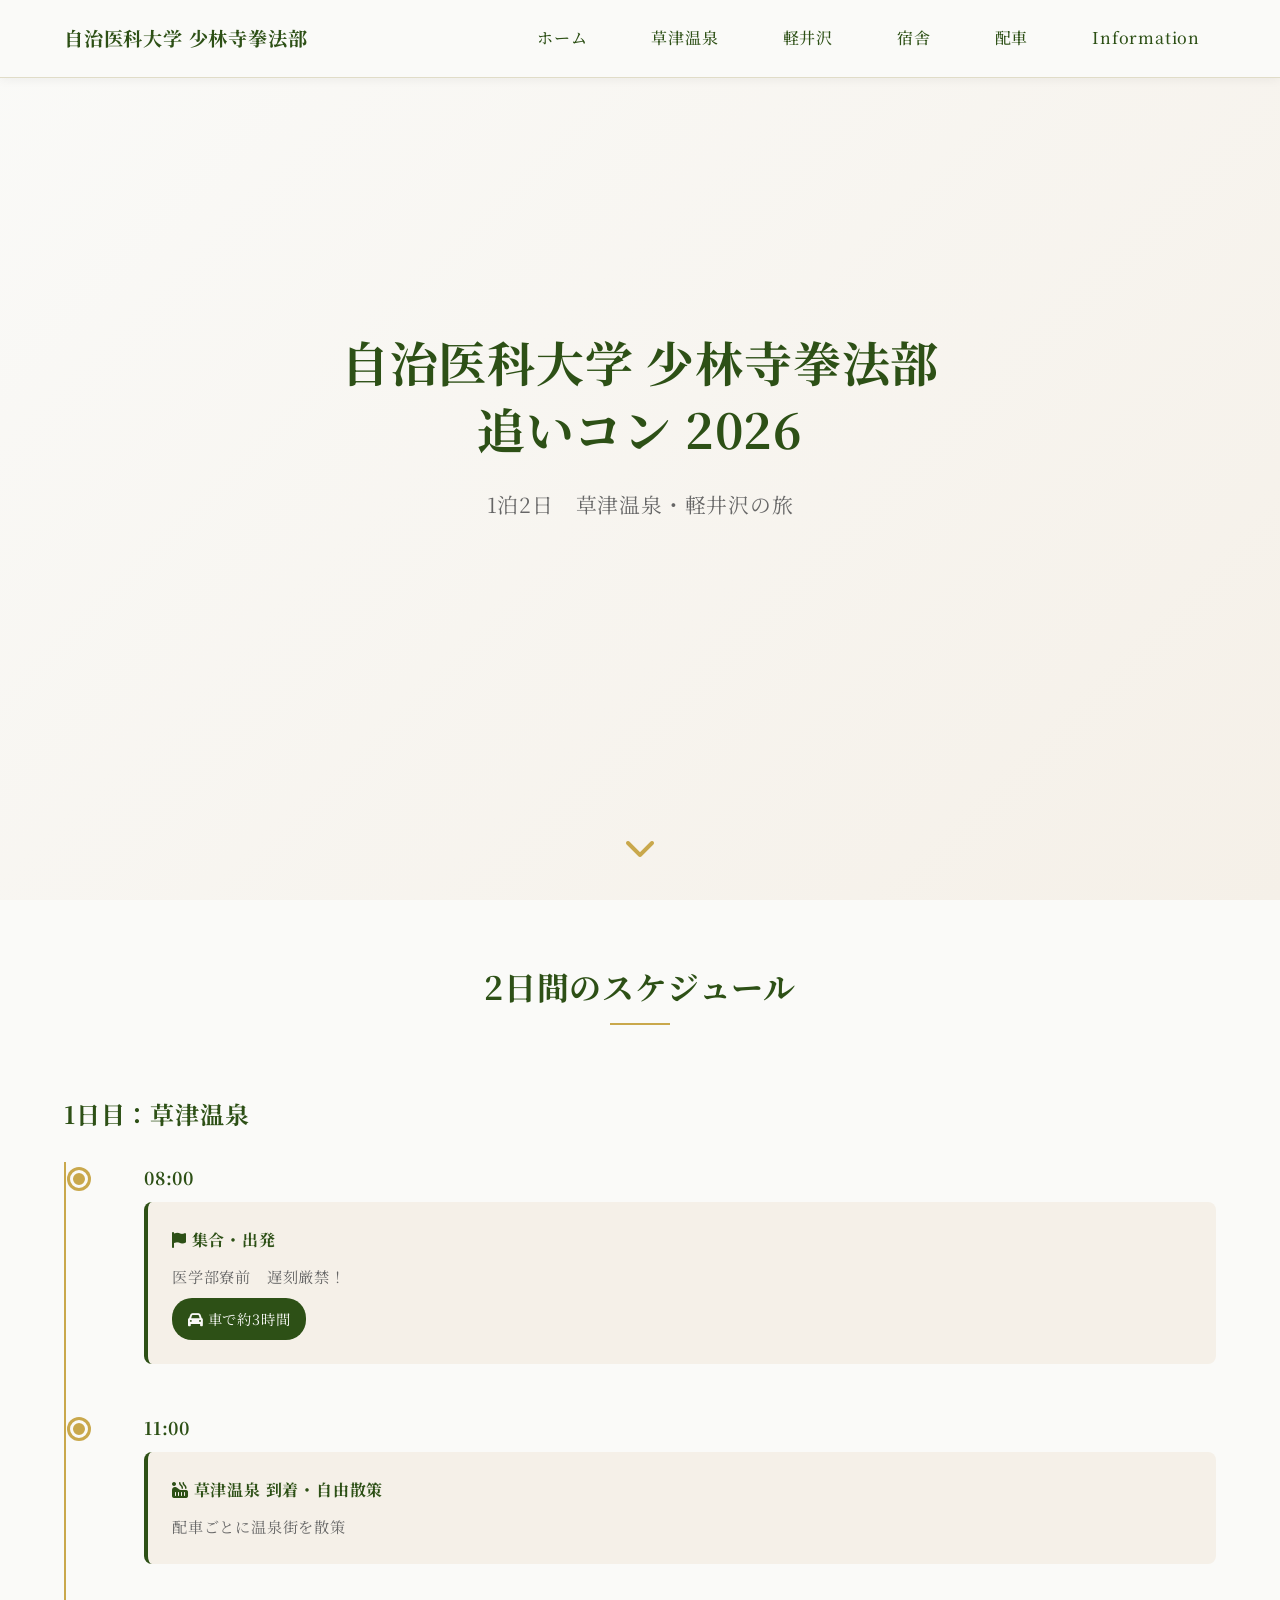
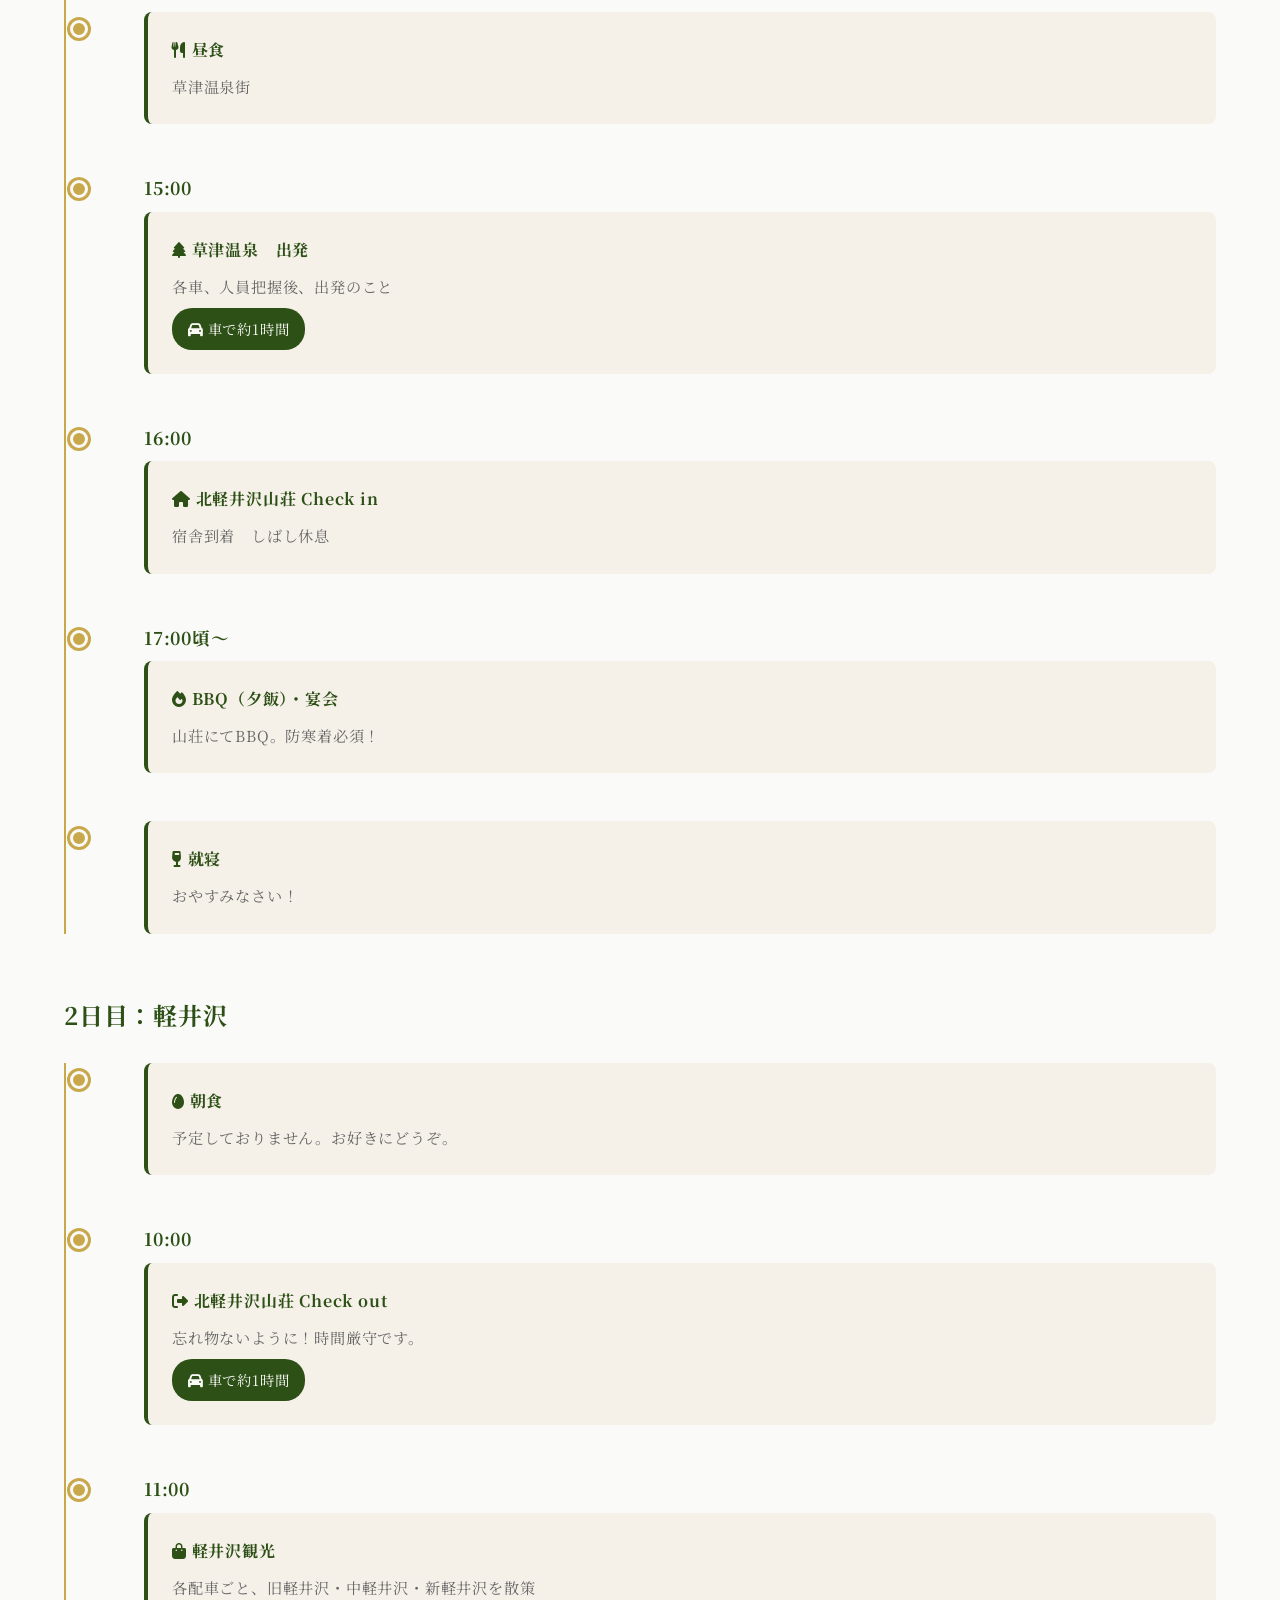
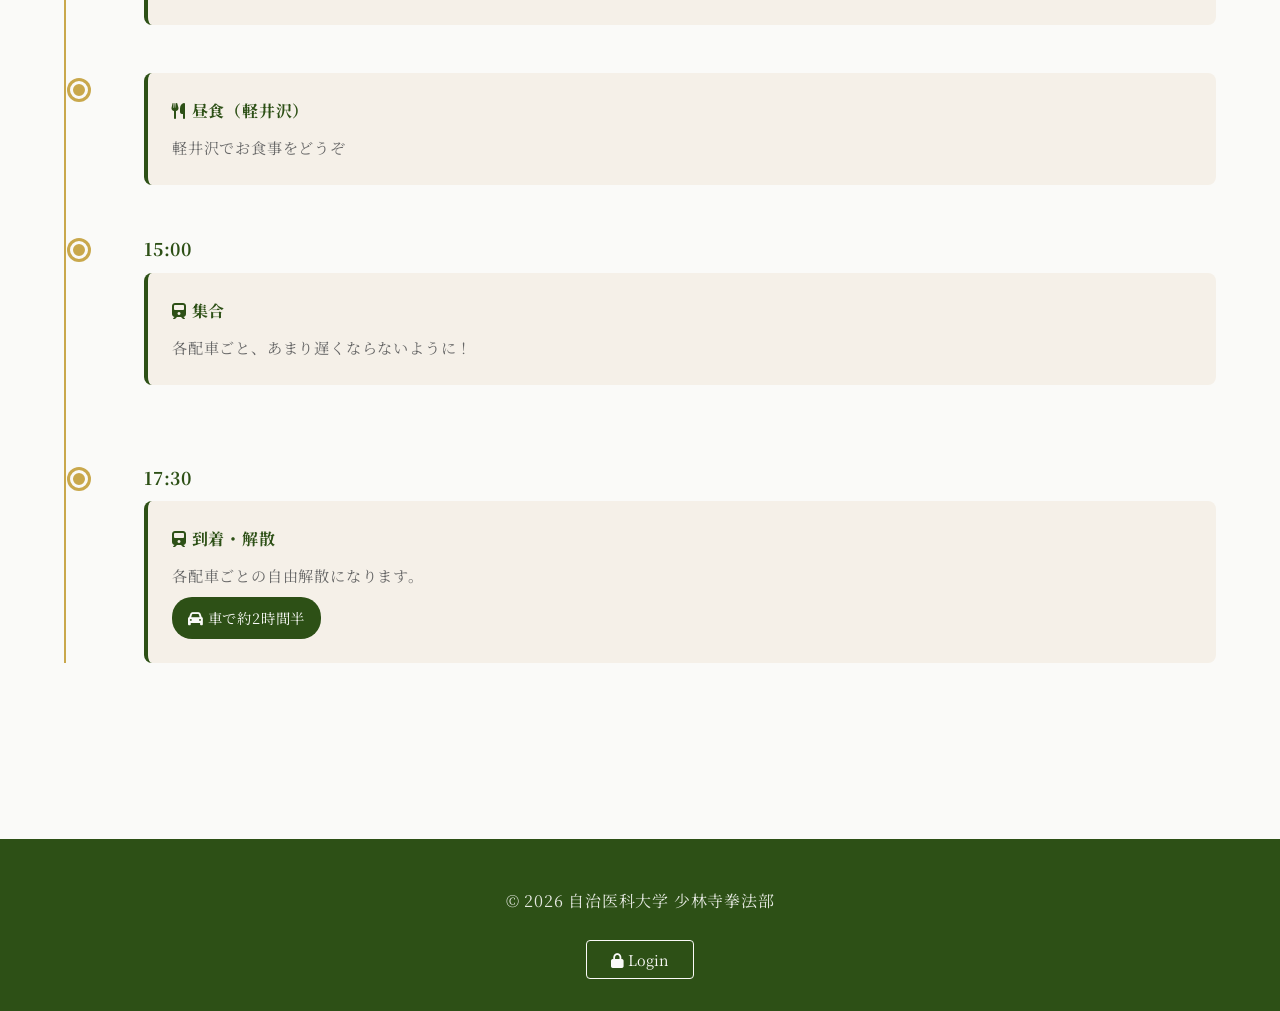
<file: index.html>
<!DOCTYPE html>
<html lang="ja">
<head>
    <meta charset="UTF-8">
    <meta name="viewport" content="width=device-width, initial-scale=1.0">
    <title>自治医科大学 少林寺拳法部 追いコン 2026</title>
    <link rel="stylesheet" href="https://cdnjs.cloudflare.com/ajax/libs/font-awesome/6.5.0/css/all.min.css">
    <link href="https://fonts.googleapis.com/css2?family=Noto+Serif+JP:wght@300;400;500;700&display=swap" rel="stylesheet">
    <link rel="stylesheet" href="style.css">
</head>
<body>
    <!-- ヘッダー -->
    <header class="header">
        <div class="header-content">
            <a href="index.html" class="logo">自治医科大学 少林寺拳法部</a>
            <nav class="nav">
                <a href="index.html" class="nav-link">ホーム</a>
                <a href="kusatsu.html" class="nav-link">草津温泉</a>
                <a href="karuizawa.html" class="nav-link">軽井沢</a>
                <a href="lodge.html" class="nav-link">宿舎</a>
                <a href="car.html" class="nav-link">配車</a>
                <a href="info.html" class="nav-link">Information</a>
            </nav>
        </div>
    </header>

    <!-- ファーストビュー -->
    <section class="hero">
        <div class="hero-content">
            <h1 data-editable="hero_title">自治医科大学 少林寺拳法部<br>追いコン 2026</h1>
            <p class="hero-subtitle" data-editable="hero_subtitle">1泊2日　草津温泉・軽井沢の旅</p>
            <div class="scroll-indicator">
                <i class="fas fa-chevron-down" style="font-size: 2rem; color: var(--accent-gold);"></i>
            </div>
        </div>
    </section>

    <!-- メインコンテンツ -->
    <main>
        <!-- スケジュールセクション -->
        <section class="section">
            <div class="container">
                <div class="section-header">
                    <h2 data-editable="schedule_title">2日間のスケジュール</h2>
                </div>
                
                <!-- 1日目 -->
                <div class="fade-in">
                    <h3 style="color: var(--primary-green); margin-bottom: 2rem;">1日目：草津温泉</h3>
                    <div class="timeline">
                        <div class="timeline-item">
                            <div class="timeline-time" data-editable="day1_time1">08:00</div>
                            <div class="timeline-content">
                                <div class="timeline-title" data-editable="day1_title1">
                                    <i class="fas fa-flag"></i> 集合・出発
                                </div>
                                <div class="timeline-description" data-editable="day1_desc1">
                                    医学部寮前　遅刻厳禁！
                                </div>
                                <div class="transport-info" data-editable="day1_transport1">
                                    <i class="fas fa-car"></i> 車で約3時間
                                </div>
                            </div>
                        </div>
                        
                        <div class="timeline-item">
                            <div class="timeline-time" data-editable="day1_time2">11:00</div>
                            <div class="timeline-content">
                                <div class="timeline-title" data-editable="day1_title2">
                                    <i class="fas fa-hot-tub"></i> 草津温泉 到着・自由散策
                                </div>
                                <div class="timeline-description" data-editable="day1_desc2">
                                    配車ごとに温泉街を散策
                                </div>
                            </div>
                        </div>
                        
                        <div class="timeline-item">
                            <div class="timeline-content">
                                <div class="timeline-title" data-editable="day1_title3">
                                    <i class="fas fa-utensils"></i> 昼食
                                </div>
                                <div class="timeline-description" data-editable="day1_desc3">
                                    草津温泉街
                                </div>
                            </div>
                        </div>
                        
                        <div class="timeline-item">
                            <div class="timeline-time" data-editable="day1_time4">15:00</div>
                            <div class="timeline-content">
                                <div class="timeline-title" data-editable="day1_title4">
                                    <i class="fas fa-tree"></i> 草津温泉　出発
                                </div>
                                <div class="timeline-description" data-editable="day1_desc4">
                                    各車、人員把握後、出発のこと
                                </div>
                                <div class="transport-info" data-editable="day1_transport2">
                                    <i class="fas fa-car"></i> 車で約1時間
                                </div>
                            </div>
                        </div>
                        
                        <div class="timeline-item">
                            <div class="timeline-time" data-editable="day1_time5">16:00</div>
                            <div class="timeline-content">
                                <div class="timeline-title" data-editable="day1_title5">
                                    <i class="fas fa-home"></i> 北軽井沢山荘 Check in
                                </div>
                                <div class="timeline-description" data-editable="day1_desc5">
                                    宿舎到着　しばし休息
                                </div>
                            </div>
                        </div>
                        
                        <div class="timeline-item">
                            <div class="timeline-time" data-editable="day1_time6">17:00頃〜</div>
                            <div class="timeline-content">
                                <div class="timeline-title" data-editable="day1_title6">
                                    <i class="fas fa-fire"></i> BBQ（夕飯）・宴会
                                </div>
                                <div class="timeline-description" data-editable="day1_desc6">
                                    山荘にてBBQ。防寒着必須！
                                </div>
                            </div>
                        </div>
                        
                        <div class="timeline-item">
                            <div class="timeline-content">
                                <div class="timeline-title" data-editable="day1_title7">
                                    <i class="fas fa-wine-glass"></i> 就寝
                                </div>
                                <div class="timeline-description" data-editable="day1_desc7">
                                    おやすみなさい！
                                </div>
                            </div>
                        </div>
                    </div>
                </div>
                
                <!-- 2日目 -->
                <div class="fade-in" style="margin-top: 4rem;">
                    <h3 style="color: var(--primary-green); margin-bottom: 2rem;">2日目：軽井沢</h3>
                    <div class="timeline">
                        <div class="timeline-item">
                            <div class="timeline-content">
                                <div class="timeline-title" data-editable="day2_title1">
                                    <i class="fas fa-egg"></i> 朝食
                                </div>
                                <div class="timeline-description" data-editable="day2_desc1">
                                    予定しておりません。お好きにどうぞ。
                                </div>
                            </div>
                        </div>
                        
                        <div class="timeline-item">
                            <div class="timeline-time" data-editable="day2_time2">10:00</div>
                            <div class="timeline-content">
                                <div class="timeline-title" data-editable="day2_title2">
                                    <i class="fas fa-right-from-bracket"></i> 北軽井沢山荘 Check out
                                </div>
                                <div class="timeline-description" data-editable="day2_desc2">
                                    忘れ物ないように！時間厳守です。
                                </div>
                                <div class="transport-info" data-editable="day2_transport1">
                                    <i class="fas fa-car"></i> 車で約1時間
                                </div>
                            </div>
                        </div>
                        
                        <div class="timeline-item">
                            <div class="timeline-time" data-editable="day2_time3">11:00</div>
                            <div class="timeline-content">
                                <div class="timeline-title" data-editable="day2_title3">
                                    <i class="fas fa-bag-shopping"></i> 軽井沢観光
                                </div>
                                <div class="timeline-description" data-editable="day2_desc3">
                                    各配車ごと、旧軽井沢・中軽井沢・新軽井沢を散策
                                </div>
                            </div>
                        </div>
                        
                        <div class="timeline-item">
                            <div class="timeline-content">
                                <div class="timeline-title" data-editable="day2_title4">
                                    <i class="fas fa-utensils"></i> 昼食（軽井沢）
                                </div>
                                <div class="timeline-description" data-editable="day2_desc4">
                                    軽井沢でお食事をどうぞ
                                </div>
                            </div>
                        </div>
                        
                        <div class="timeline-item">
                            <div class="timeline-time" data-editable="day2_time5">15:00</div>
                            <div class="timeline-content">
                                <div class="timeline-title" data-editable="day2_title5">
                                    <i class="fas fa-train"></i> 集合
                                </div>
                                <div class="timeline-description" data-editable="day2_desc5">
                                    各配車ごと、あまり遅くならないように！
                                </div>
                            </div>
                        </div>
                    　　 <div class="timeline-item">
                            <div class="timeline-time" data-editable="day2_time5">17:30</div>
                            <div class="timeline-content">
                                <div class="timeline-title" data-editable="day2_title5">
                                    <i class="fas fa-train"></i> 到着・解散
                                </div>
                                <div class="timeline-description" data-editable="day2_desc5">
                                    各配車ごとの自由解散になります。
　　　　　　　　　　　　　　　　　　　　　 </div>
                                <div class="transport-info" data-editable="day2_transport1">
                                    <i class="fas fa-car"></i> 車で約2時間半
                                </div>
                            </div>
                        </div>
                    </div>
                </div>
            </div>
        </section>
    </main>

    <!-- フッター -->
    <footer class="footer">
        <div class="footer-content">
            <p class="footer-text">© 2026 自治医科大学 少林寺拳法部</p>
            <button class="login-btn"><i class="fas fa-lock"></i> Login</button>
        </div>
    </footer>

    <script src="edit.js"></script>
</body>
</html>
</file>
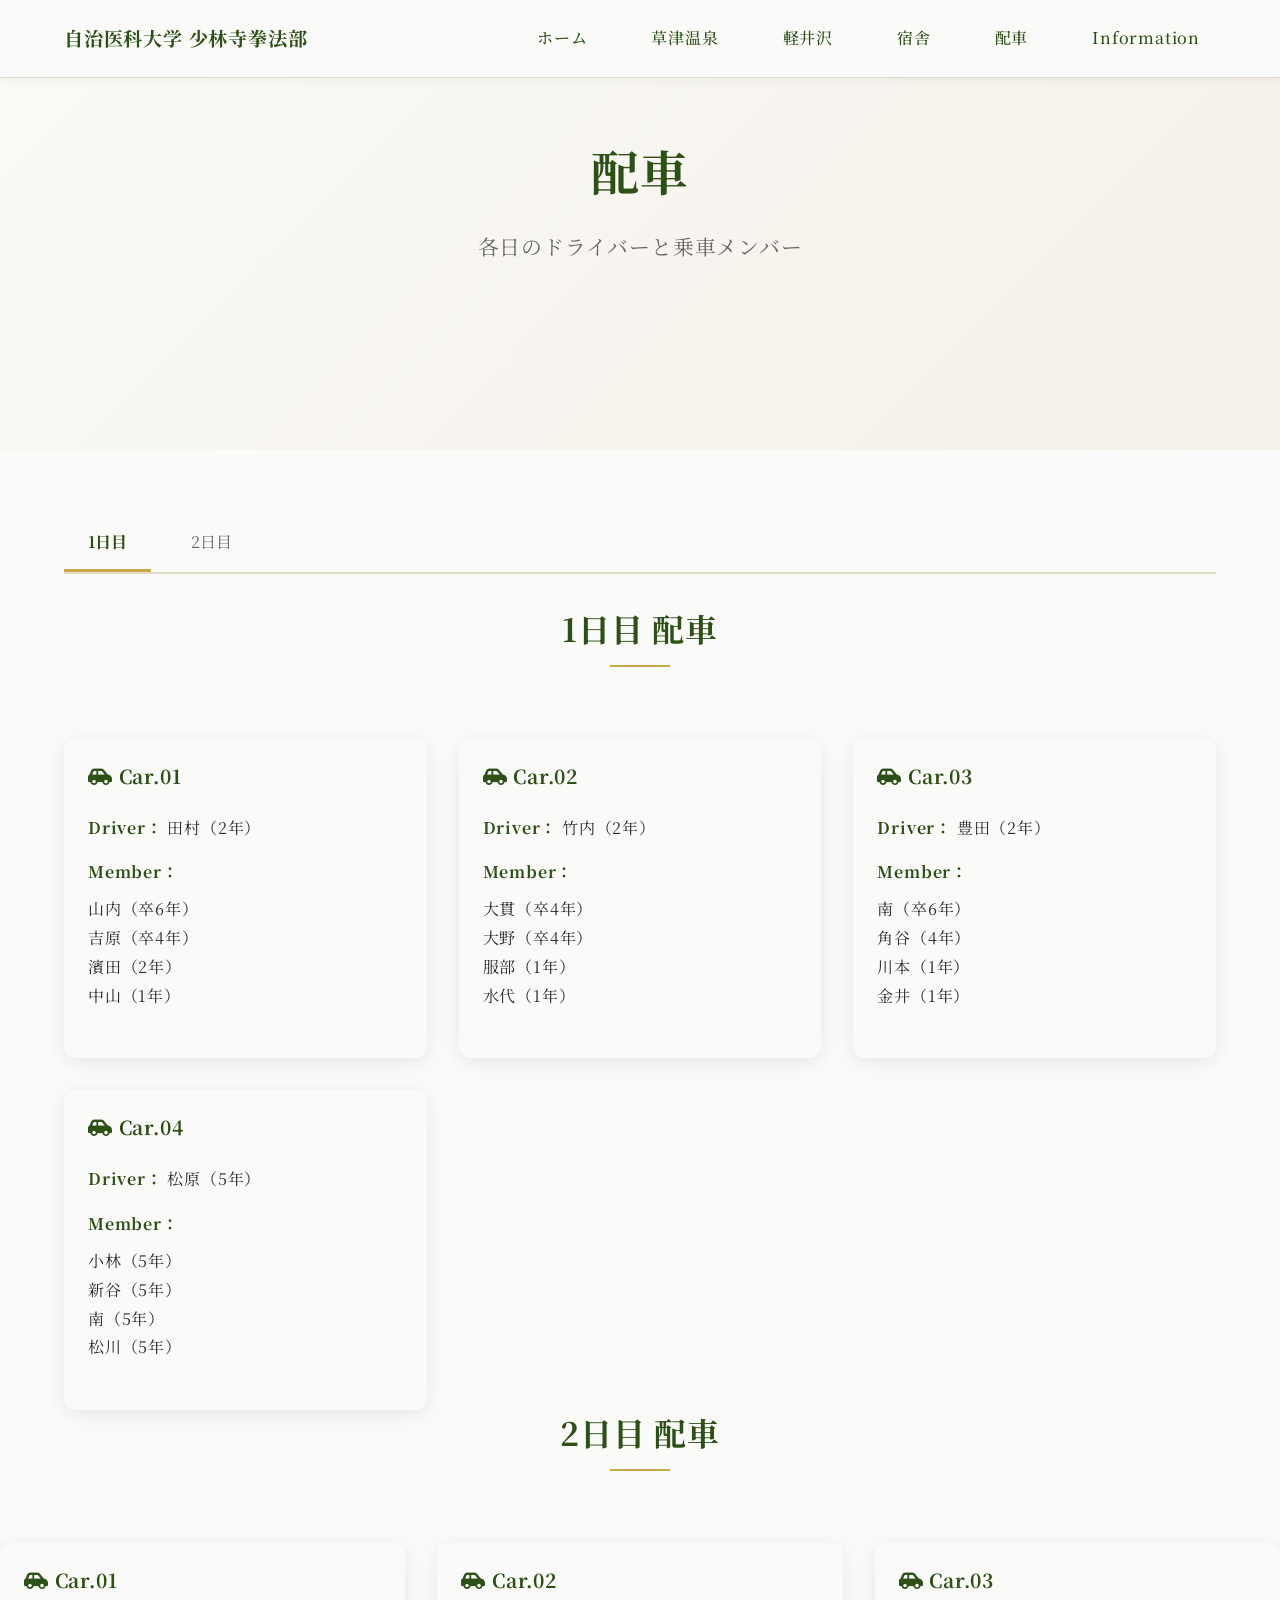
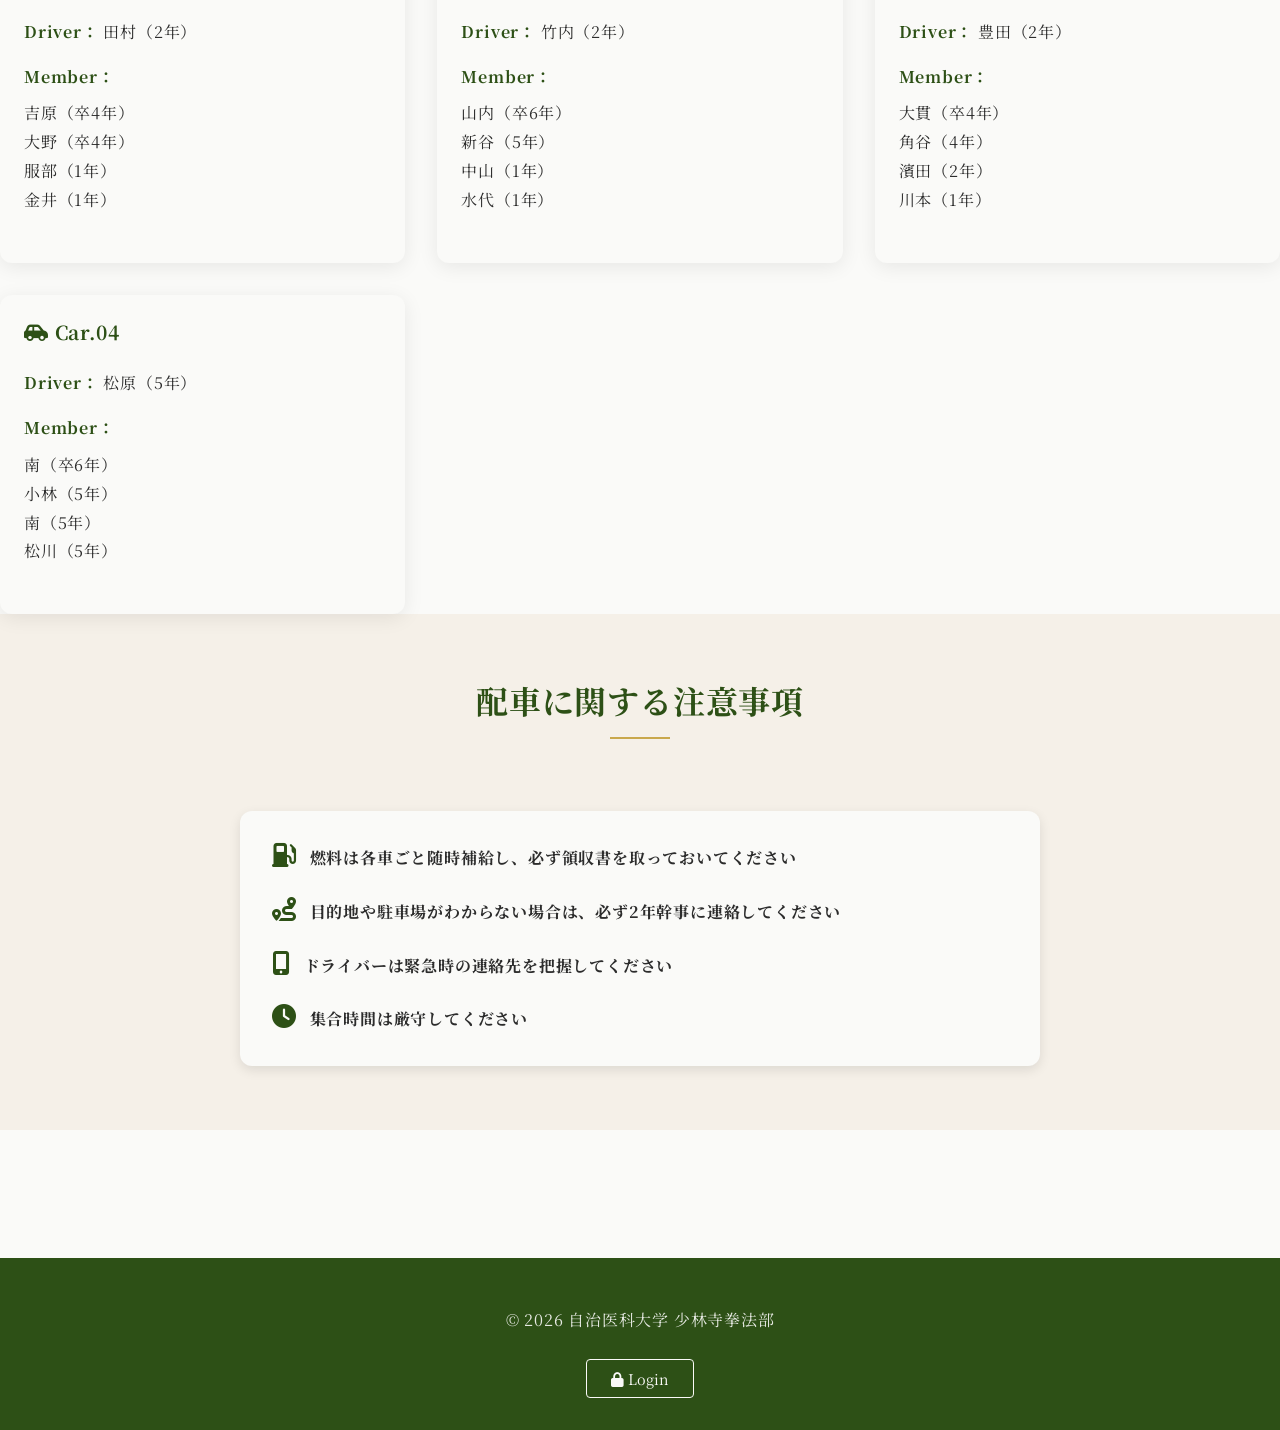
<file: car.html>
<!DOCTYPE html>
<html lang="ja">
<head>
    <meta charset="UTF-8">
    <meta name="viewport" content="width=device-width, initial-scale=1.0">
    <title>配車 - 自治医科大学 少林寺拳法部 追いコン 2026</title>
    <link rel="stylesheet" href="https://cdnjs.cloudflare.com/ajax/libs/font-awesome/6.5.0/css/all.min.css">
    <link href="https://fonts.googleapis.com/css2?family=Noto+Serif+JP:wght@300;400;500;700&display=swap" rel="stylesheet">
    <link rel="stylesheet" href="style.css">
</head>
<body>
    <!-- ヘッダー -->
    <header class="header">
        <div class="header-content">
            <a href="index.html" class="logo">自治医科大学 少林寺拳法部</a>
            <nav class="nav">
                <a href="index.html" class="nav-link">ホーム</a>
                <a href="kusatsu.html" class="nav-link">草津温泉</a>
                <a href="karuizawa.html" class="nav-link">軽井沢</a>
                <a href="lodge.html" class="nav-link">宿舎</a>
                <a href="car.html" class="nav-link">配車</a>
                <a href="info.html" class="nav-link">Information</a>
            </nav>
        </div>
    </header>

    <!-- ヒーローセクション -->
    <section class="hero" style="height: 50vh;">
        <div class="hero-content">
            <h1 data-editable="car_hero_title">配車</h1>
            <p class="hero-subtitle" data-editable="car_hero_desc">各日のドライバーと乗車メンバー</p>
        </div>
    </section>

    <!-- メインコンテンツ -->
    <main>
        <!-- 日付タブ -->
        <section class="section">
            <div class="container">
                <div class="tabs">
                    <button class="tab active" data-tab="day1-car" data-editable="car_tab1">1日目</button>
                    <button class="tab" data-tab="day2-car" data-editable="car_tab2">2日目</button>
                </div>

                <!-- 1日目 -->
                <div id="day1-car" class="tab-content active">
                    <div class="section-header">
                        <h2 data-editable="car_day1_title">1日目 配車</h2>
                    </div>
                    <div class="card-grid">
                        <div class="card fade-in">
                            <div class="card-content">
                                <h3 class="card-title" data-editable="car_day1_car1_title">
                                    <i class="fas fa-car-side"></i> Car.01
                                </h3>
                                <div style="margin: 1.5rem 0;">
                                    <div style="margin-bottom: 1rem;">
                                        <strong style="color: var(--primary-green);" data-editable="car_day1_car1_driver_title">Driver：</strong>
                                        <span data-editable="car_day1_car1_driver">田村（2年）</span>
                                    </div>
                                    <div>
                                        <strong style="color: var(--primary-green); display: block; margin-bottom: 0.5rem;" data-editable="car_day1_car1_members_title">Member：</strong>
                                        <div data-editable="car_day1_car1_members">
                                            山内（卒6年）<br>
                                            吉原（卒4年）<br>
                                            濱田（2年）<br>
                                            中山（1年）
                                        </div>
                                    </div>
                                </div>
                            </div>
                        </div>
                        
                        <div class="card fade-in">
                            <div class="card-content">
                                <h3 class="card-title" data-editable="car_day1_car2_title">
                                    <i class="fas fa-car-side"></i> Car.02
                                </h3>
                                <div style="margin: 1.5rem 0;">
                                    <div style="margin-bottom: 1rem;">
                                        <strong style="color: var(--primary-green);" data-editable="car_day1_car2_driver_title">Driver：</strong>
                                        <span data-editable="car_day1_car2_driver">竹内（2年）</span>
                                    </div>
                                    <div>
                                        <strong style="color: var(--primary-green); display: block; margin-bottom: 0.5rem;" data-editable="car_day1_car2_members_title">Member：</strong>
                                        <div data-editable="car_day1_car2_members">
                                            大貫（卒4年）<br>
                                            大野（卒4年）<br>
                                            服部（1年）<br>
                                            水代（1年）
                                        </div>
                                    </div>
                                </div>
                            </div>
                        </div>
                        
                        <div class="card fade-in">
                            <div class="card-content">
                                <h3 class="card-title" data-editable="car_day1_car3_title">
                                    <i class="fas fa-car-side"></i> Car.03
                                </h3>
                                <div style="margin: 1.5rem 0;">
                                    <div style="margin-bottom: 1rem;">
                                        <strong style="color: var(--primary-green);" data-editable="car_day1_car3_driver_title">Driver：</strong>
                                        <span data-editable="car_day1_car3_driver">豊田（2年）</span>
                                    </div>
                                    <div>
                                        <strong style="color: var(--primary-green); display: block; margin-bottom: 0.5rem;" data-editable="car_day1_car3_members_title">Member：</strong>
                                        <div data-editable="car_day1_car3_members">
                                            南（卒6年）<br>
                                            角谷（4年）<br>
                                            川本（1年）<br>
                                            金井（1年）
                                        </div>
                                    </div>
                                </div>
                            </div>
                        </div>
                        
                        <div class="card fade-in">
                            <div class="card-content">
                                <h3 class="card-title" data-editable="car_day1_car4_title">
                                    <i class="fas fa-car-side"></i> Car.04
                                </h3>
                                <div style="margin: 1.5rem 0;">
                                    <div style="margin-bottom: 1rem;">
                                        <strong style="color: var(--primary-green);" data-editable="car_day1_car4_driver_title">Driver：</strong>
                                        <span data-editable="car_day1_car4_driver">松原（5年）</span>
                                    </div>
                                    <div>
                                        <strong style="color: var(--primary-green); display: block; margin-bottom: 0.5rem;" data-editable="car_day1_car4_members_title">Member：</strong>
                                        <div data-editable="car_day1_car4_members">
                                            小林（5年）<br>
                                            新谷（5年）<br>
                                            南（5年）<br>
                                            松川（5年）
                                        </div>
                                    </div>
                                </div>
                            </div>
                        </div>
                        </div>
                    </div>
                </div>

        <!-- ２日目 -->
                <div id="day2-car" class="tab-content active">
                    <div class="section-header">
                        <h2 data-editable="car_day1_title">2日目 配車</h2>
                    </div>
                    <div class="card-grid">
                        <div class="card fade-in">
                            <div class="card-content">
                                <h3 class="card-title" data-editable="car_day2_car1_title">
                                    <i class="fas fa-car-side"></i> Car.01
                                </h3>
                                <div style="margin: 1.5rem 0;">
                                    <div style="margin-bottom: 1rem;">
                                        <strong style="color: var(--primary-green);" data-editable="car_day2_car1_driver_title">Driver：</strong>
                                        <span data-editable="car_day2_car1_driver">田村（2年）</span>
                                    </div>
                                    <div>
                                        <strong style="color: var(--primary-green); display: block; margin-bottom: 0.5rem;" data-editable="car_day2_car1_members_title">Member：</strong>
                                        <div data-editable="car_day2_car1_members">
                                            吉原（卒4年）<br>
                                            大野（卒4年）<br>
                                            服部（1年）<br>
                                            金井（1年）
                                        </div>
                                    </div>
                                </div>
                            </div>
                        </div>
                        
                        <div class="card fade-in">
                            <div class="card-content">
                                <h3 class="card-title" data-editable="car_day2_car2_title">
                                    <i class="fas fa-car-side"></i> Car.02
                                </h3>
                                <div style="margin: 1.5rem 0;">
                                    <div style="margin-bottom: 1rem;">
                                        <strong style="color: var(--primary-green);" data-editable="car_day2_car2_driver_title">Driver：</strong>
                                        <span data-editable="car_day1_car2_driver">竹内（2年）</span>
                                    </div>
                                    <div>
                                        <strong style="color: var(--primary-green); display: block; margin-bottom: 0.5rem;" data-editable="car_day2_car2_members_title">Member：</strong>
                                        <div data-editable="car_day2_car2_members">
                                            山内（卒6年）<br>
                                            新谷（5年）<br>
                                            中山（1年）<br>
                                            水代（1年）
                                        </div>
                                    </div>
                                </div>
                            </div>
                        </div>
                        
                        <div class="card fade-in">
                            <div class="card-content">
                                <h3 class="card-title" data-editable="car_day2_car3_title">
                                    <i class="fas fa-car-side"></i> Car.03
                                </h3>
                                <div style="margin: 1.5rem 0;">
                                    <div style="margin-bottom: 1rem;">
                                        <strong style="color: var(--primary-green);" data-editable="car_day2_car3_driver_title">Driver：</strong>
                                        <span data-editable="car_day2_car3_driver">豊田（2年）</span>
                                    </div>
                                    <div>
                                        <strong style="color: var(--primary-green); display: block; margin-bottom: 0.5rem;" data-editable="car_day2_car3_members_title">Member：</strong>
                                        <div data-editable="car_day2_car3_members">
                                            大貫（卒4年）<br>
                                            角谷（4年）<br>
                                            濱田（2年）<br>
                                            川本（1年）
                                        </div>
                                    </div>
                                </div>
                            </div>
                        </div>
                        
                        <div class="card fade-in">
                            <div class="card-content">
                                <h3 class="card-title" data-editable="car_day2_car4_title">
                                    <i class="fas fa-car-side"></i> Car.04
                                </h3>
                                <div style="margin: 1.5rem 0;">
                                    <div style="margin-bottom: 1rem;">
                                        <strong style="color: var(--primary-green);" data-editable="car_day2_car4_driver_title">Driver：</strong>
                                        <span data-editable="car_day2_car4_driver">松原（5年）</span>
                                    </div>
                                    <div>
                                        <strong style="color: var(--primary-green); display: block; margin-bottom: 0.5rem;" data-editable="car_day2_car4_members_title">Member：</strong>
                                        <div data-editable="car_day2_car4_members">
                                            南（卒6年）<br>
                                            小林（5年）<br>
                                            南（5年）<br>
                                            松川（5年）
                                        </div>
                                    </div>
                                </div>
                            </div>
                        </div>
                        </div>
                    </div>
                </div>
        <!-- 注意事項 -->
        <section class="section" style="background-color: var(--light-beige);">
            <div class="container">
                <div class="section-header">
                    <h2 data-editable="car_notes_title">配車に関する注意事項</h2>
                </div>
                <div class="fade-in">
                    <div style="max-width: 800px; margin: 0 auto;">
                        <div style="background-color: var(--primary-white); padding: 2rem; border-radius: 12px; box-shadow: 0 4px 12px rgba(0,0,0,0.1);">
                            <div style="margin-bottom: 1.5rem;">
                                <i class="fas fa-gas-pump" style="color: var(--primary-green); font-size: 1.5rem; margin-right: 0.5rem;"></i>
                                <strong data-editable="car_notes_fuel">燃料は各車ごと随時補給し、必ず領収書を取っておいてください</strong>
                            </div>
                            <div style="margin-bottom: 1.5rem;">
                                <i class="fas fa-route" style="color: var(--primary-green); font-size: 1.5rem; margin-right: 0.5rem;"></i>
                                <strong data-editable="car_notes_navigation">目的地や駐車場がわからない場合は、必ず2年幹事に連絡してください</strong>
                            </div>
                            <div style="margin-bottom: 1.5rem;">
                                <i class="fas fa-mobile-alt" style="color: var(--primary-green); font-size: 1.5rem; margin-right: 0.5rem;"></i>
                                <strong data-editable="car_notes_contact">ドライバーは緊急時の連絡先を把握してください</strong>
                            </div>
                            <div>
                                <i class="fas fa-clock" style="color: var(--primary-green); font-size: 1.5rem; margin-right: 0.5rem;"></i>
                                <strong data-editable="car_notes_time">集合時間は厳守してください</strong>
                            </div>
                        </div>
                    </div>
                </div>
            </div>
        </section>
    </main>

    <!-- フッター -->
    <footer class="footer">
        <div class="footer-content">
            <p class="footer-text">© 2026 自治医科大学 少林寺拳法部</p>
            <button class="login-btn"><i class="fas fa-lock"></i> Login</button>
        </div>
    </footer>

    <script src="edit.js"></script>
</body>
</html>
</file>
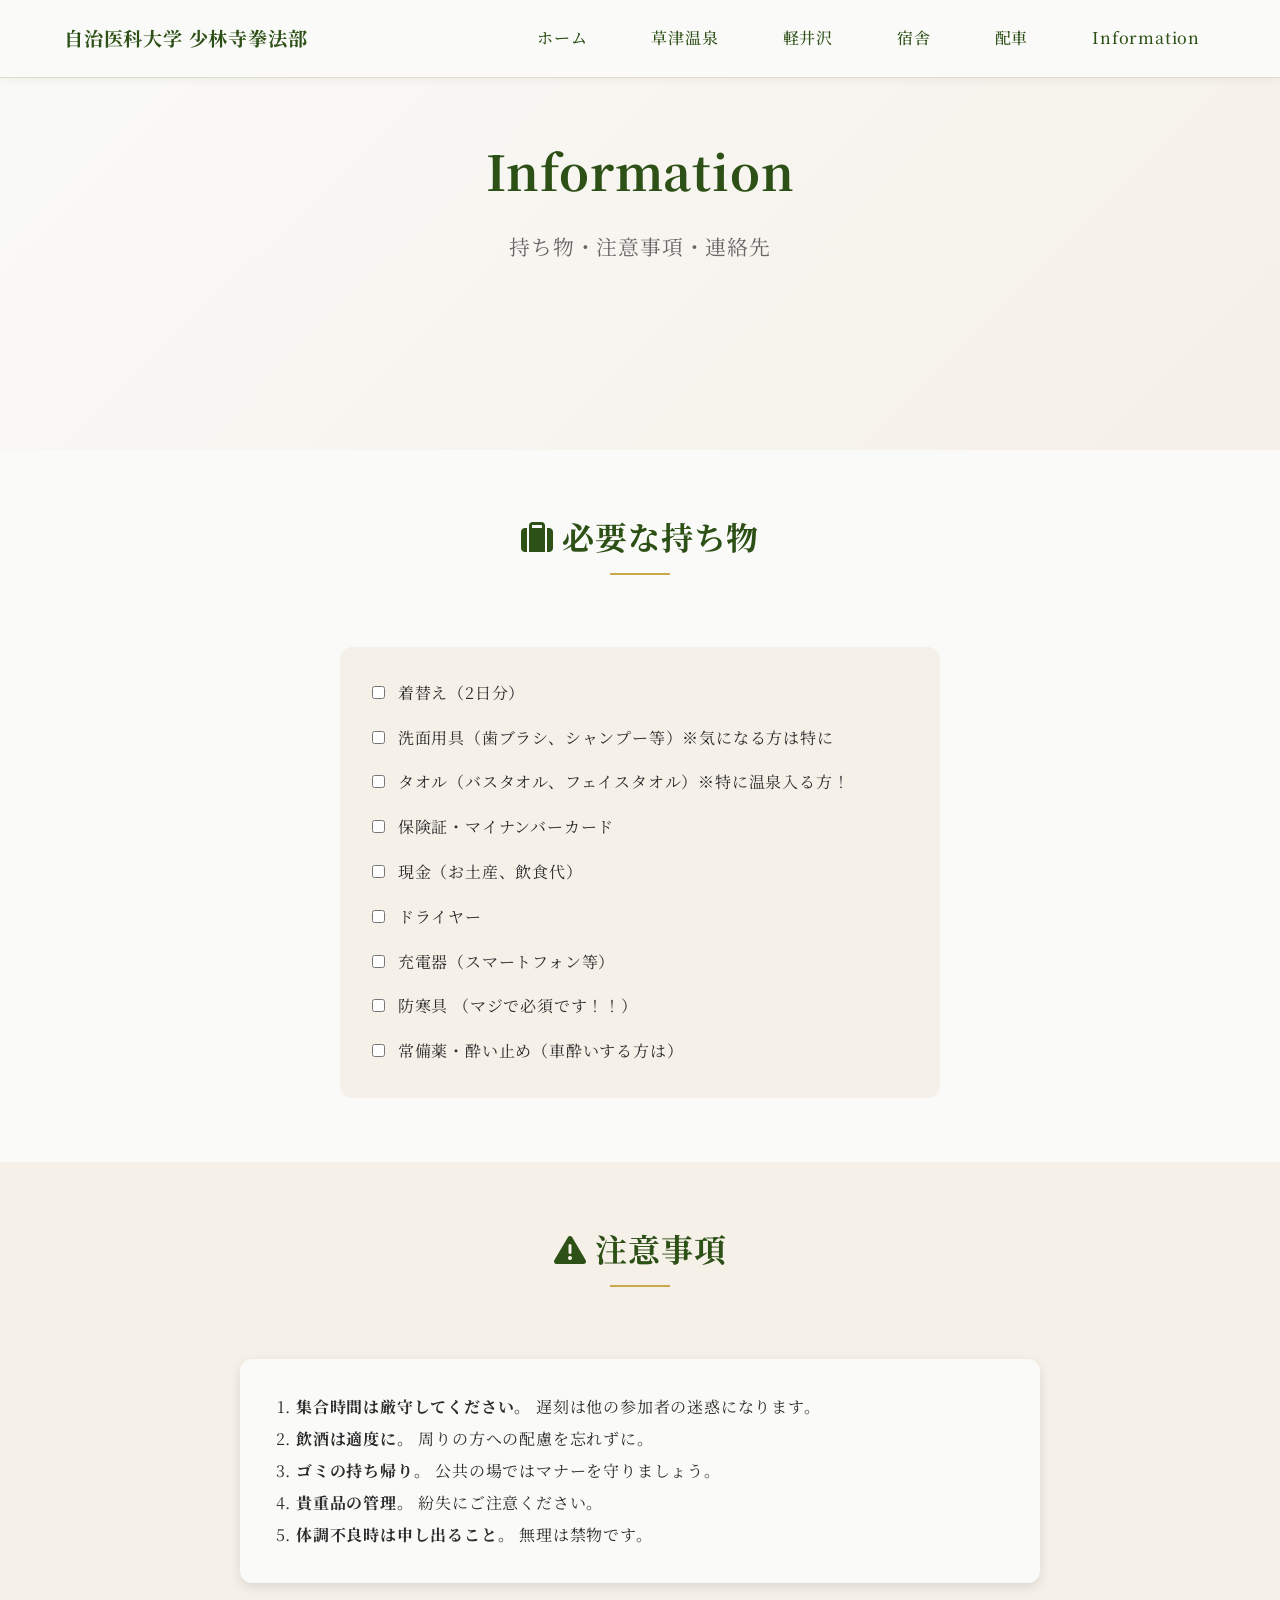
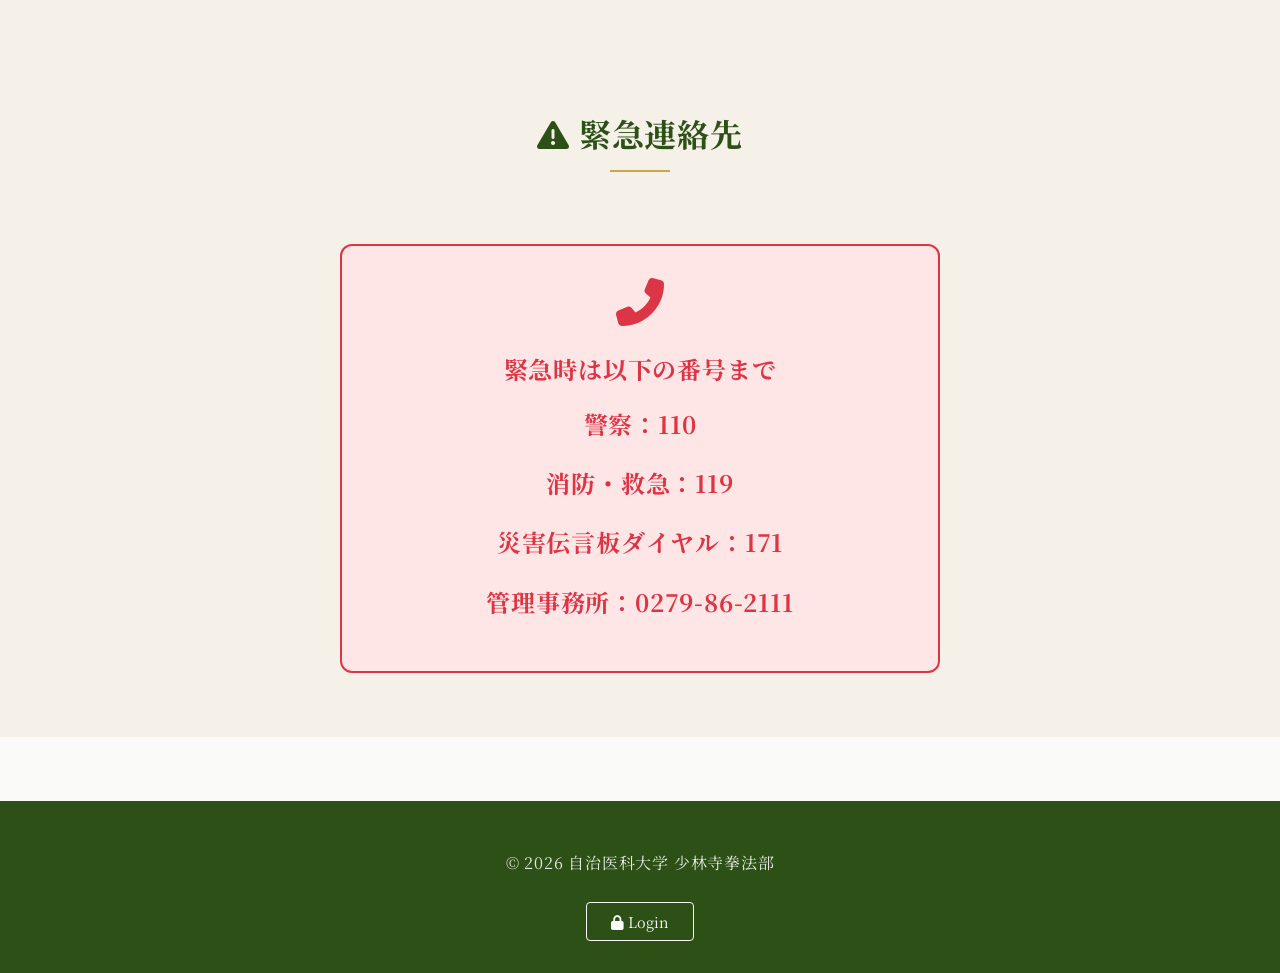
<file: info.html>
<!DOCTYPE html>
<html lang="ja">
<head>
    <meta charset="UTF-8">
    <meta name="viewport" content="width=device-width, initial-scale=1.0">
    <title>Information - 自治医科大学 少林寺拳法部 追いコン 2026</title>
    <link rel="stylesheet" href="https://cdnjs.cloudflare.com/ajax/libs/font-awesome/6.5.0/css/all.min.css">
    <link href="https://fonts.googleapis.com/css2?family=Noto+Serif+JP:wght@300;400;500;700&display=swap" rel="stylesheet">
    <link rel="stylesheet" href="style.css">
</head>
<body>
    <!-- ヘッダー -->
    <header class="header">
        <div class="header-content">
            <a href="index.html" class="logo">自治医科大学 少林寺拳法部</a>
            <nav class="nav">
                <a href="index.html" class="nav-link">ホーム</a>
                <a href="kusatsu.html" class="nav-link">草津温泉</a>
                <a href="karuizawa.html" class="nav-link">軽井沢</a>
                <a href="lodge.html" class="nav-link">宿舎</a>
                <a href="car.html" class="nav-link">配車</a>
                <a href="info.html" class="nav-link">Information</a>
            </nav>
        </div>
    </header>

    <!-- ヒーローセクション -->
    <section class="hero" style="height: 50vh;">
        <div class="hero-content">
            <h1 data-editable="info_hero_title">Information</h1>
            <p class="hero-subtitle" data-editable="info_hero_desc">持ち物・注意事項・連絡先</p>
        </div>
    </section>

    <!-- メインコンテンツ -->
    <main>
        <!-- 持ち物 -->
        <section class="section">
            <div class="container">
                <div class="section-header">
                    <h2 data-editable="info_belongings_title">
                        <i class="fas fa-suitcase"></i> 必要な持ち物
                    </h2>
                </div>
                <div class="fade-in">
                    <div style="max-width: 600px; margin: 0 auto;">
                        <div style="background-color: var(--light-beige); padding: 2rem; border-radius: 12px;">
                            <div style="margin-bottom: 1rem;">
                                <input type="checkbox" id="item1" style="margin-right: 0.5rem;">
                                <label for="item1" data-editable="info_item1">着替え（2日分）</label>
                            </div>
                            <div style="margin-bottom: 1rem;">
                                <input type="checkbox" id="item2" style="margin-right: 0.5rem;">
                                <label for="item2" data-editable="info_item2">洗面用具（歯ブラシ、シャンプー等）※気になる方は特に</label>
                            </div>
                            <div style="margin-bottom: 1rem;">
                                <input type="checkbox" id="item3" style="margin-right: 0.5rem;">
                                <label for="item3" data-editable="info_item3">タオル（バスタオル、フェイスタオル）※特に温泉入る方！</label>
                            </div>
                            <div style="margin-bottom: 1rem;">
                                <input type="checkbox" id="item4" style="margin-right: 0.5rem;">
                                <label for="item4" data-editable="info_item4">保険証・マイナンバーカード</label>
                            </div>
                            <div style="margin-bottom: 1rem;">
                                <input type="checkbox" id="item5" style="margin-right: 0.5rem;">
                                <label for="item5" data-editable="info_item5">現金（お土産、飲食代）</label>
                            </div>
                            <div style="margin-bottom: 1rem;">
                                <input type="checkbox" id="item5" style="margin-right: 0.5rem;">
                                <label for="item5" data-editable="info_item5">ドライヤー</label>
                            </div>
                            <div style="margin-bottom: 1rem;">
                                <input type="checkbox" id="item6" style="margin-right: 0.5rem;">
                                <label for="item6" data-editable="info_item6">充電器（スマートフォン等）</label>
                            </div>
                            <div style="margin-bottom: 1rem;">
                                <input type="checkbox" id="item7" style="margin-right: 0.5rem;">
                                <label for="item7" data-editable="info_item7">防寒具 （マジで必須です！！）</label>
                            </div>
                            <div>
                                <input type="checkbox" id="item8" style="margin-right: 0.5rem;">
                                <label for="item8" data-editable="info_item8">常備薬・酔い止め（車酔いする方は）</label>
                            </div>
                        </div>
                    </div>
                </div>
            </div>
        </section>

        <!-- 注意事項 -->
        <section class="section" style="background-color: var(--light-beige);">
            <div class="container">
                <div class="section-header">
                    <h2 data-editable="info_cautions_title">
                        <i class="fas fa-triangle-exclamation"></i> 注意事項
                    </h2>
                </div>
                <div class="fade-in">
                    <div style="max-width: 800px; margin: 0 auto;">
                        <div style="background-color: var(--primary-white); padding: 2rem; border-radius: 12px; box-shadow: 0 4px 12px rgba(0,0,0,0.1);">
                            <ol style="padding-left: 1.5rem; line-height: 2;">
                                <li data-editable="info_caution1"><strong>集合時間は厳守してください。</strong> 遅刻は他の参加者の迷惑になります。</li>
                                <li data-editable="info_caution2"><strong>飲酒は適度に。</strong> 周りの方への配慮を忘れずに。</li>
                                <li data-editable="info_caution3"><strong>ゴミの持ち帰り。</strong> 公共の場ではマナーを守りましょう。</li>
                                <li data-editable="info_caution4"><strong>貴重品の管理。</strong> 紛失にご注意ください。</li>
                                <li data-editable="info_caution5"><strong>体調不良時は申し出ること。</strong> 無理は禁物です。</li>
                            </ol>
                        </div>
                    </div>
                </div>
            </div>
        </section>

        <!-- 緊急連絡先 -->
        <section class="section" style="background-color: var(--light-beige);">
            <div class="container">
                <div class="section-header">
                    <h2 data-editable="info_emergency_title">
                        <i class="fas fa-exclamation-triangle"></i> 緊急連絡先
                    </h2>
                </div>
                <div class="fade-in">
                    <div style="max-width: 600px; margin: 0 auto;">
                        <div style="background-color: #FFE6E6; border: 2px solid #DC3545; padding: 2rem; border-radius: 12px;">
                            <div style="text-align: center; margin-bottom: 1.5rem;">
                                <i class="fas fa-phone-alt" style="font-size: 3rem; color: #DC3545;"></i>
                            </div>
                            <h3 style="color: #DC3545; text-align: center; margin-bottom: 1rem;" data-editable="info_emergency_desc">
                                緊急時は以下の番号まで
                            </h3>
                            <p style="text-align: center; font-size: 1.5rem; font-weight: bold; color: #DC3545; margin-bottom: 1rem;">
                                <a href="tel:110" style="color: #DC3545;" data-editable="info_emergency_police">警察：110</a>
                            </p>
                            <p style="text-align: center; font-size: 1.5rem; font-weight: bold; color: #DC3545; margin-bottom: 1rem;">
                                <a href="tel:119" style="color: #DC3545;" data-editable="info_emergency_fire">消防・救急：119</a>
                            </p>
                            <p style="text-align: center; font-size: 1.5rem; font-weight: bold; color: #DC3545;" data-editable="info_emergency_disaster">災害伝言板ダイヤル：171</p>
                            </p>
                            <p style="text-align: center; font-size: 1.5rem; font-weight: bold; color: #DC3545; margin-bottom: 1rem;">
                                <a href="tel:119" style="color: #DC3545;" data-editable="info_emergency_fire">管理事務所：0279-86-2111</a>
                        </div>
                    </div>
                </div>
            </div>
        </section>
    </main>

    <!-- フッター -->
    <footer class="footer">
        <div class="footer-content">
            <p class="footer-text">© 2026 自治医科大学 少林寺拳法部</p>
            <button class="login-btn"><i class="fas fa-lock"></i> Login</button>
        </div>
    </footer>

    <script src="edit.js"></script>
</body>
</html>
</file>
<file: style.css>
/* 自治医科大学 少林寺拳法部 追いコンWebサイト スタイルシート */

/* フォント設定 */
@import url('https://fonts.googleapis.com/css2?family=Noto+Serif+JP:wght@300;400;500;700&display=swap');

/* リセットとベース設定 */
* {
    margin: 0;
    padding: 0;
    box-sizing: border-box;
}

:root {
    /* カラーパレット */
    --primary-white: #FAFAF8;
    --primary-green: #2D5016;
    --accent-gold: #C9A84C;
    --text-charcoal: #2C2C2C;
    --text-gray: #666666;
    --light-beige: #F5F0E8;
    --border-light: #E0DCC8;
    
    /* フォント */
    --font-japanese: 'Noto Serif JP', '游明朝', 'Yu Mincho', 'YuMincho', 'HGS明朝E', serif;
    --font-english: Georgia, 'Times New Roman', serif;
    
    /* 余白 */
    --spacing-xs: 0.5rem;
    --spacing-sm: 1rem;
    --spacing-md: 1.5rem;
    --spacing-lg: 2rem;
    --spacing-xl: 3rem;
    --spacing-xxl: 4rem;
    
    /* ブレークポイント */
    --mobile: 768px;
    --tablet: 1024px;
}

body {
    font-family: var(--font-japanese);
    font-weight: 400;
    line-height: 1.8;
    color: var(--text-charcoal);
    background-color: var(--primary-white);
    font-size: 16px;
    letter-spacing: 0.05em;
}

/* タイポグラフィ */
h1, h2, h3, h4, h5, h6 {
    font-family: var(--font-japanese);
    font-weight: 700;
    line-height: 1.4;
    color: var(--primary-green);
    margin-bottom: var(--spacing-md);
}

h1 {
    font-size: 2.5rem;
    margin-bottom: var(--spacing-lg);
}

h2 {
    font-size: 2rem;
    margin-bottom: var(--spacing-md);
}

h3 {
    font-size: 1.5rem;
    margin-bottom: var(--spacing-sm);
}

p {
    margin-bottom: var(--spacing-sm);
    line-height: 1.8;
}

a {
    color: var(--primary-green);
    text-decoration: none;
    transition: color 0.3s ease;
}

a:hover {
    color: var(--accent-gold);
}

/* レイアウト */
.container {
    max-width: 1200px;
    margin: 0 auto;
    padding: 0 var(--spacing-md);
}

.section {
    padding: var(--spacing-xxl) 0;
}

.section-header {
    text-align: center;
    margin-bottom: var(--spacing-xl);
}

.section-header h2 {
    position: relative;
    display: inline-block;
    padding-bottom: var(--spacing-sm);
}

.section-header h2::after {
    content: '';
    position: absolute;
    bottom: 0;
    left: 50%;
    transform: translateX(-50%);
    width: 60px;
    height: 2px;
    background-color: var(--accent-gold);
}

/* ヘッダー */
.header {
    background-color: var(--primary-white);
    border-bottom: 1px solid var(--border-light);
    position: fixed;
    top: 0;
    left: 0;
    right: 0;
    z-index: 1000;
    box-shadow: 0 2px 10px rgba(0,0,0,0.05);
}

.header-content {
    display: flex;
    justify-content: space-between;
    align-items: center;
    padding: var(--spacing-sm) var(--spacing-md);
    max-width: 1200px;
    margin: 0 auto;
}

.logo {
    font-size: 1.2rem;
    font-weight: 700;
    color: var(--primary-green);
    text-decoration: none;
}

.nav {
    display: flex;
    gap: var(--spacing-lg);
}

.nav-link {
    font-weight: 500;
    padding: var(--spacing-xs) var(--spacing-sm);
    border-radius: 4px;
    transition: all 0.3s ease;
}

.nav-link:hover {
    background-color: var(--light-beige);
    color: var(--primary-green);
}

/* フッター */
.footer {
    background-color: var(--primary-green);
    color: var(--primary-white);
    padding: var(--spacing-xl) 0 var(--spacing-lg);
    margin-top: var(--spacing-xxl);
}

.footer-content {
    max-width: 1200px;
    margin: 0 auto;
    padding: 0 var(--spacing-md);
    text-align: center;
}

.footer-text {
    margin-bottom: var(--spacing-md);
    opacity: 0.9;
}

.login-btn {
    background: transparent;
    border: 1px solid var(--primary-white);
    color: var(--primary-white);
    padding: var(--spacing-xs) var(--spacing-md);
    border-radius: 4px;
    cursor: pointer;
    font-family: var(--font-japanese);
    font-size: 0.9rem;
    transition: all 0.3s ease;
}

.login-btn:hover {
    background-color: var(--primary-white);
    color: var(--primary-green);
}

/* ヒーローセクション */
.hero {
    height: 100vh;
    display: flex;
    align-items: center;
    justify-content: center;
    text-align: center;
    position: relative;
    background: linear-gradient(135deg, var(--primary-white) 0%, var(--light-beige) 100%);
}

.hero-content h1 {
    font-size: 3rem;
    margin-bottom: var(--spacing-md);
    color: var(--primary-green);
}

.hero-subtitle {
    font-size: 1.3rem;
    color: var(--text-gray);
    margin-bottom: var(--spacing-xl);
}

.scroll-indicator {
    position: absolute;
    bottom: var(--spacing-lg);
    left: 50%;
    transform: translateX(-50%);
    animation: bounce 2s infinite;
}

@keyframes bounce {
    0%, 20%, 50%, 80%, 100% {
        transform: translateX(-50%) translateY(0);
    }
    40% {
        transform: translateX(-50%) translateY(-10px);
    }
    60% {
        transform: translateX(-50%) translateY(-5px);
    }
}

/* タイムライン */
.timeline {
    position: relative;
    padding-left: var(--spacing-xl);
}

.timeline::before {
    content: '';
    position: absolute;
    left: 0;
    top: 0;
    bottom: 0;
    width: 2px;
    background-color: var(--accent-gold);
}

.timeline-item {
    position: relative;
    margin-bottom: var(--spacing-xl);
    padding-left: var(--spacing-lg);
}

.timeline-item::before {
    content: '';
    position: absolute;
    left: calc(-1 * var(--spacing-xl) + 6px);
    top: 8px;
    width: 12px;
    height: 12px;
    border-radius: 50%;
    background-color: var(--accent-gold);
    border: 3px solid var(--primary-white);
    box-shadow: 0 0 0 3px var(--accent-gold);
}

.timeline-time {
    font-weight: 700;
    color: var(--primary-green);
    font-size: 1.1rem;
    margin-bottom: var(--spacing-xs);
}

.timeline-content {
    background-color: var(--light-beige);
    padding: var(--spacing-md);
    border-radius: 8px;
    border-left: 4px solid var(--primary-green);
}

.timeline-title {
    font-weight: 700;
    color: var(--primary-green);
    margin-bottom: var(--spacing-xs);
}

.timeline-description {
    color: var(--text-gray);
    font-size: 0.95rem;
}

.transport-info {
    display: inline-block;
    background-color: var(--primary-green);
    color: var(--primary-white);
    padding: var(--spacing-xs) var(--spacing-sm);
    border-radius: 20px;
    font-size: 0.9rem;
    margin-top: var(--spacing-xs);
}

/* カードグリッド */
.card-grid {
    display: grid;
    grid-template-columns: repeat(auto-fit, minmax(300px, 1fr));
    gap: var(--spacing-lg);
    margin-top: var(--spacing-lg);
}

.card {
    background-color: var(--primary-white);
    border-radius: 12px;
    overflow: hidden;
    box-shadow: 0 4px 20px rgba(0,0,0,0.08);
    transition: transform 0.3s ease, box-shadow 0.3s ease;
}

.card:hover {
    transform: translateY(-5px);
    box-shadow: 0 8px 30px rgba(0,0,0,0.12);
}

.card-image {
    width: 100%;
    height: 200px;
    object-fit: cover;
    background-color: var(--light-beige);
}

.card-content {
    padding: var(--spacing-md);
}

.card-title {
    font-size: 1.2rem;
    font-weight: 700;
    color: var(--primary-green);
    margin-bottom: var(--spacing-xs);
}

.card-info {
    color: var(--text-gray);
    font-size: 0.9rem;
    margin-bottom: var(--spacing-sm);
}

.card-link {
    display: inline-flex;
    align-items: center;
    gap: var(--spacing-xs);
    color: var(--accent-gold);
    font-weight: 500;
    font-size: 0.9rem;
}

.card-link:hover {
    color: var(--primary-green);
}

/* マップ */
.map-image {
    width: 450px;
    max-height: 800px;
    display: block;
    margin: 0 auto;
}
/* タブ */
.tabs {
    display: flex;
    gap: var(--spacing-sm);
    margin-bottom: var(--spacing-lg);
    border-bottom: 2px solid var(--border-light);
}

.tab {
    padding: var(--spacing-sm) var(--spacing-md);
    background: none;
    border: none;
    font-family: var(--font-japanese);
    font-size: 1rem;
    color: var(--text-gray);
    cursor: pointer;
    border-bottom: 3px solid transparent;
    transition: all 0.3s ease;
}

.tab.active {
    color: var(--primary-green);
    border-bottom-color: var(--accent-gold);
    font-weight: 700;
}

.tab:hover {
    color: var(--primary-green);
}

.tab-content {
    display: none;
}

.tab-content.active {
    display: block;
}

/* フォーム要素 */
.form-group {
    margin-bottom: var(--spacing-md);
}

.form-label {
    display: block;
    margin-bottom: var(--spacing-xs);
    font-weight: 500;
    color: var(--primary-green);
}

.form-input {
    width: 100%;
    padding: var(--spacing-sm);
    border: 1px solid var(--border-light);
    border-radius: 4px;
    font-family: var(--font-japanese);
    font-size: 1rem;
    transition: border-color 0.3s ease;
}

.form-input:focus {
    outline: none;
    border-color: var(--accent-gold);
}

/* ボタン */
.btn {
    display: inline-block;
    padding: var(--spacing-sm) var(--spacing-md);
    background-color: var(--primary-green);
    color: var(--primary-white);
    border: none;
    border-radius: 4px;
    font-family: var(--font-japanese);
    font-size: 1rem;
    cursor: pointer;
    transition: all 0.3s ease;
}

.btn:hover {
    background-color: var(--accent-gold);
    color: var(--primary-white);
}

.btn-secondary {
    background-color: var(--text-gray);
}

.btn-secondary:hover {
    background-color: var(--primary-green);
}

/* 編集モード */
.editable {
    cursor: pointer;
    border: 2px dashed transparent;
    padding: 2px;
    border-radius: 4px;
    transition: all 0.3s ease;
}

.editable:hover {
    border-color: var(--accent-gold);
    background-color: rgba(201, 168, 76, 0.1);
}

.editing {
    border-color: var(--primary-green) !important;
    background-color: rgba(45, 80, 22, 0.1) !important;
}

.edit-toolbar {
    position: absolute;
    background-color: var(--primary-white);
    border: 1px solid var(--border-light);
    border-radius: 4px;
    padding: var(--spacing-xs);
    box-shadow: 0 4px 12px rgba(0,0,0,0.15);
    z-index: 1000;
    display: flex;
    gap: var(--spacing-xs);
    align-items: center;
}

.edit-toolbar button {
    background: none;
    border: none;
    padding: var(--spacing-xs);
    cursor: pointer;
    border-radius: 4px;
    transition: background-color 0.3s ease;
}

.edit-toolbar button:hover {
    background-color: var(--light-beige);
}

.image-change-btn {
    position: absolute;
    top: 10px;
    right: 10px;
    background-color: rgba(45, 80, 22, 0.9);
    color: var(--primary-white);
    border: none;
    padding: var(--spacing-xs) var(--spacing-sm);
    border-radius: 4px;
    cursor: pointer;
    font-size: 0.9rem;
    opacity: 0;
    transition: opacity 0.3s ease;
}

.image-container {
    position: relative;
    display: inline-block;
}

.image-container:hover .image-change-btn {
    opacity: 1;
}

/* レスポンシブデザイン */
@media (max-width: 768px) {
    .container {
        padding: 0 var(--spacing-sm);
    }
    
    .header-content {
        flex-direction: column;
        gap: var(--spacing-sm);
    }
    
    .nav {
        flex-wrap: wrap;
        justify-content: center;
        gap: var(--spacing-sm);
    }
    
    .hero-content h1 {
        font-size: 2rem;
    }
    
    .hero-subtitle {
        font-size: 1.1rem;
    }
    
    h1 {
        font-size: 2rem;
    }
    
    h2 {
        font-size: 1.5rem;
    }
    
    .timeline {
        padding-left: var(--spacing-md);
    }
    
    .card-grid {
        grid-template-columns: 1fr;
    }
    
    .tabs {
        flex-wrap: wrap;
        gap: var(--spacing-xs);
    }
    
    .tab {
        padding: var(--spacing-xs) var(--spacing-sm);
        font-size: 0.9rem;
    }
}

/* アニメーション */
.fade-in {
    opacity: 0;
    transform: translateY(20px);
    transition: all 0.6s ease;
}

.fade-in.visible {
    opacity: 1;
    transform: translateY(0);
}

/* ユーティリティクラス */
.text-center { text-align: center; }
.text-left { text-align: left; }
.text-right { text-align: right; }

.mb-sm { margin-bottom: var(--spacing-sm); }
.mb-md { margin-bottom: var(--spacing-md); }
.mb-lg { margin-bottom: var(--spacing-lg); }
.mb-xl { margin-bottom: var(--spacing-xl); }

.mt-sm { margin-top: var(--spacing-sm); }
.mt-md { margin-top: var(--spacing-md); }
.mt-lg { margin-top: var(--spacing-lg); }
.mt-xl { margin-top: var(--spacing-xl); }

.hidden { display: none !important; }
.visible { display: block !important; }

/* ログインダイアログ */
.login-dialog {
    position: fixed;
    top: 0;
    left: 0;
    right: 0;
    bottom: 0;
    background-color: rgba(0,0,0,0.5);
    display: none;
    align-items: center;
    justify-content: center;
    z-index: 2000;
}

.login-dialog.active {
    display: flex;
}

.login-form {
    background-color: var(--primary-white);
    padding: var(--spacing-xl);
    border-radius: 8px;
    box-shadow: 0 8px 32px rgba(0,0,0,0.2);
    max-width: 400px;
    width: 90%;
}

.login-form h3 {
    text-align: center;
    margin-bottom: var(--spacing-lg);
    color: var(--primary-green);
}

.login-error {
    color: #DC3545;
    font-size: 0.9rem;
    margin-top: var(--spacing-xs);
    display: none;
}

.login-error.active {
    display: block;
}
</file>
